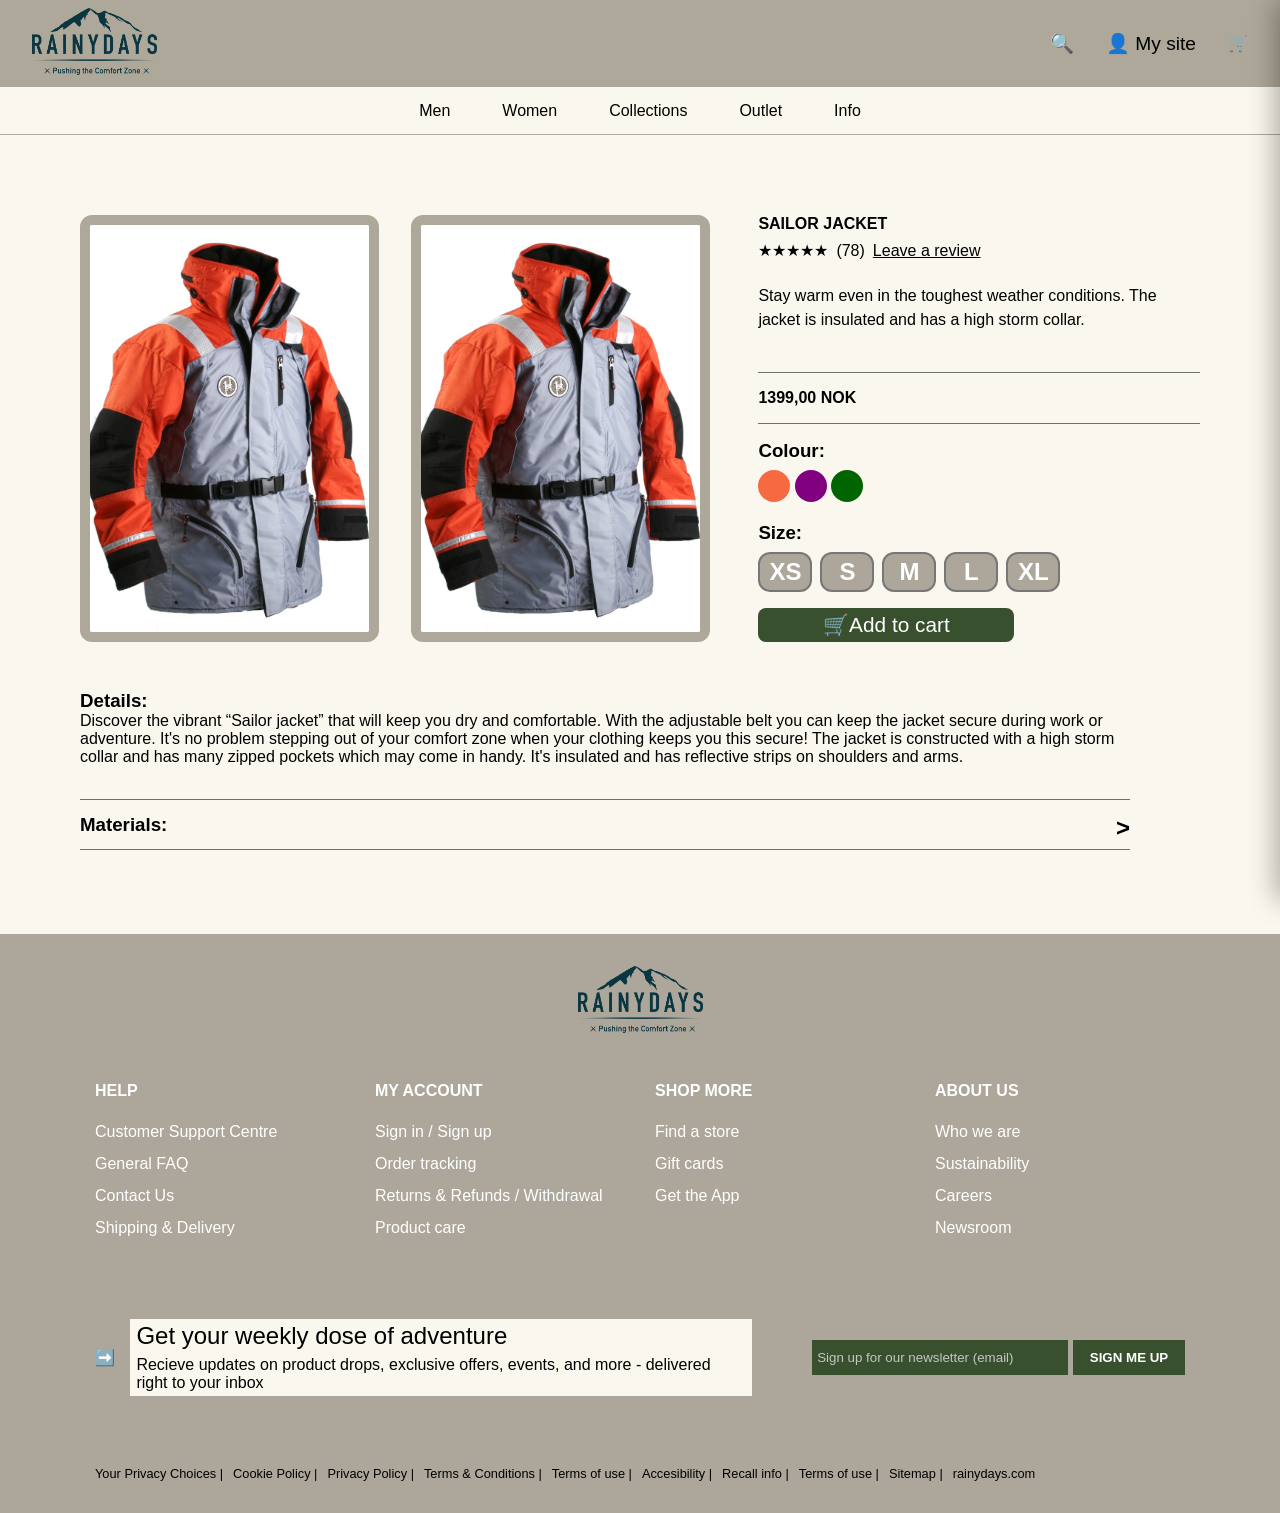
<file: product.html>
<!DOCTYPE html>
<html lang="no">
<head>
    <meta charset="UTF-8">
    <meta name="viewport" content="width=device-width, initial-scale=1.0">
    <title>Sailor jacket - Product Details</title>
    <link rel="stylesheet" href="style.css"> 
</head>

<body>

    <input type="checkbox" id="menu-toggle" class="menu-toggle">
    <input type="checkbox" id="cart-toggle" class="cart-toggle">

    <header class="main-header">

        <!--Top rectangle-->
        <div class="header-top">
            <div class="left-column">
                <label for="menu-toggle" class="hamburger">☰</label>
                <div class="logo">
                    <a href="index.html">
                        <img src="images/logo.png" width="125" alt="RainyDays Logo">
                    </a>       
                </div>
            </div>

            <!--right column-->
            <div class="right-column">               
                <span>🔍</span>
                <span>👤 My site</span>
                <label for="cart-toggle" class="desktop-cart-icon">🛒</label>            
            </div>
        </div>

        <!--Bottom rectangle-->
        <nav class="navbar">
            <label for="menu-toggle" class="close-menu">✕</label>

            <ul>
                <h3>CATEGORIES:</h3>
                <li><a href="/men">Men</a></li>
                <li><a href="/women">Women</a></li>
                <li><a href="/collections">Collections</a></li>
                <li><a href="/outlet">Outlet</a></li>
                <li><a href="/info">Info</a></li>
            </ul>
        </nav>

    </header>  

    <main class="product-page">
        <!-- Left side of the page with the images -->
        <div class="product-gallery">
                <div class="image-frame main-image">
                    <img src="images/sailor-jacket.jpg" alt="Sailor jacket full view">
                </div>
                <div class="image-frame detail-image">
                    <img src="images/sailor-jacket.jpg" alt="Sailor jacket close-up view">
                </div>
        </div>
        <!-- Right side of the page with the info and choices -->
        <div class="product-info">
            <h1 class="product-main-title">SAILOR JACKET</h1>

            <div class="product-reviews">
                <span class="stars">★★★★★</span>
                <span class="review-count">(78)</span>
                <a href="#reviews" class="leave-review-link">Leave a review</a>
            </div>

            <p class="product-short-text">
                Stay warm even in the toughest weather conditions. 
                The jacket is insulated and has a high storm collar.
            </p>

            <div class="divider"></div>
            <p class="product-price">1399,00 NOK</p>
            <div class="divider"></div>

            <div class="product-buttons">
                <!-- Color choice -->
                <div class="color-options">
                    <h3>Colour:</h3>
                    <div class="colour-group">
                        <span class="colour-dots" id="orange-dot"></span>
                        <span class="colour-dots" id="purple-dot"></span>
                        <span class="colour-dots" id="dark-green-dot"></span>
                    </div>
                </div>

                <!-- Size choice -->
                <div class="option-group">
                    <h3>Size:</h3>
                    <div class="size-options">
                        <button type="button" class="size-box">XS</button>
                        <button type="button" class="size-box">S</button>
                        <button type="button" class="size-box">M</button>
                        <button type="button" class="size-box">L</button>
                        <button type="button" class="size-box">XL</button>
                    </div>
                </div>
                <!-- Add to cart button -->
                <label for="cart-toggle" class="add-to-cart-button">🛒Add to cart</label>
            </div>
        </div>
        <!-- Text about the product -->
        <div class="details-text">
            <h3>Details:</h3>
            <p>Discover the vibrant “Sailor jacket” that will keep you dry and comfortable. 
                With the adjustable belt you can keep the jacket secure during work or adventure. 
                It's no problem stepping out of your comfort zone when your clothing keeps you this secure! 
                The jacket is constructed with a high storm collar and has many zipped pockets which may come in handy. 
                It's insulated and has reflective strips on shoulders and arms.
            </p>
        </div>

        <div class="materials-section">
            <div class="details-divider"></div>
             <span class="arrow-icon">></span>
            <h3>Materials:</h3>
            <div class="details-divider"></div>
        </div>
    </main>

    <aside class="shopping-cart">
        <label for="cart-toggle" class="close-menu">✕</label>
        <h3>COMING SOON</h3>
        <h2>Name of item</h2>
        <p>Colour / Size </p>
        <h2>Price</h2>
    </aside>

    <footer>
        <div class="footer-logo"><img src="images/logo.png" width="125" alt="RainyDays Logo"></div>
        <div class="footer-container">
            <div class="footer-wrapper">
                <h4>HELP</h4>
                <a href="#">Customer Support Centre</a>
                <a href="#">General FAQ</a>
                <a href="#">Contact Us</a>
                <a href="#">Shipping & Delivery</a>
            </div>

            <div class="footer-wrapper">
                <h4>MY ACCOUNT</h4>
                <a href="#">Sign in / Sign up</a>
                <a href="#">Order tracking</a>
                <a href="#">Returns & Refunds / Withdrawal</a>
                <a href="#">Product care</a>
            </div>

            <div class="footer-wrapper">
                <h4>SHOP MORE</h4>
                <a href="#">Find a store</a>
                <a href="#">Gift cards</a>
                <a href="#">Get the App</a>
            </div>

            <div class="footer-wrapper">
                <h4>ABOUT US</h4>
                <a href="#">Who we are</a>
                <a href="#">Sustainability</a>
                <a href="#">Careers</a>
                <a href="#">Newsroom</a>
            </div>

            <div class="footer-newsletter">
                <div class="icon-and-info">
                    <div class="Arrow icon">➡️</div>
                    <div class="newsletter-info">
                        <h2>Get your weekly dose of adventure</h2>
                        <p>Recieve updates on product drops, exclusive offers,
                        events, and more - delivered right to your inbox
                        </p>
                    </div>
                </div>
                <div class="email-input-and-sign-me-up-button">
                    <input type="email" 
                    placeholder="Sign up for our newsletter (email)">
                    <button>SIGN ME UP</button>
                </div>
            </div>
            
            <div class="webright">
                <a href="#">Your Privacy Choices   |</a>
                <a href="#">Cookie Policy |</a>
                <a href="#">Privacy Policy |</a>
                <a href="#">Terms & Conditions |</a>
                <a href="#">Terms of use |</a>
                <a href="#">Accesibility |</a>
                <a href="#">Recall info |</a>
                <a href="#">Terms of use |</a>
                <a href="#">Sitemap |</a>
                <a href="#">rainydays.com</a>
            </div>  
        </div>

    </footer>
</body>
</file>
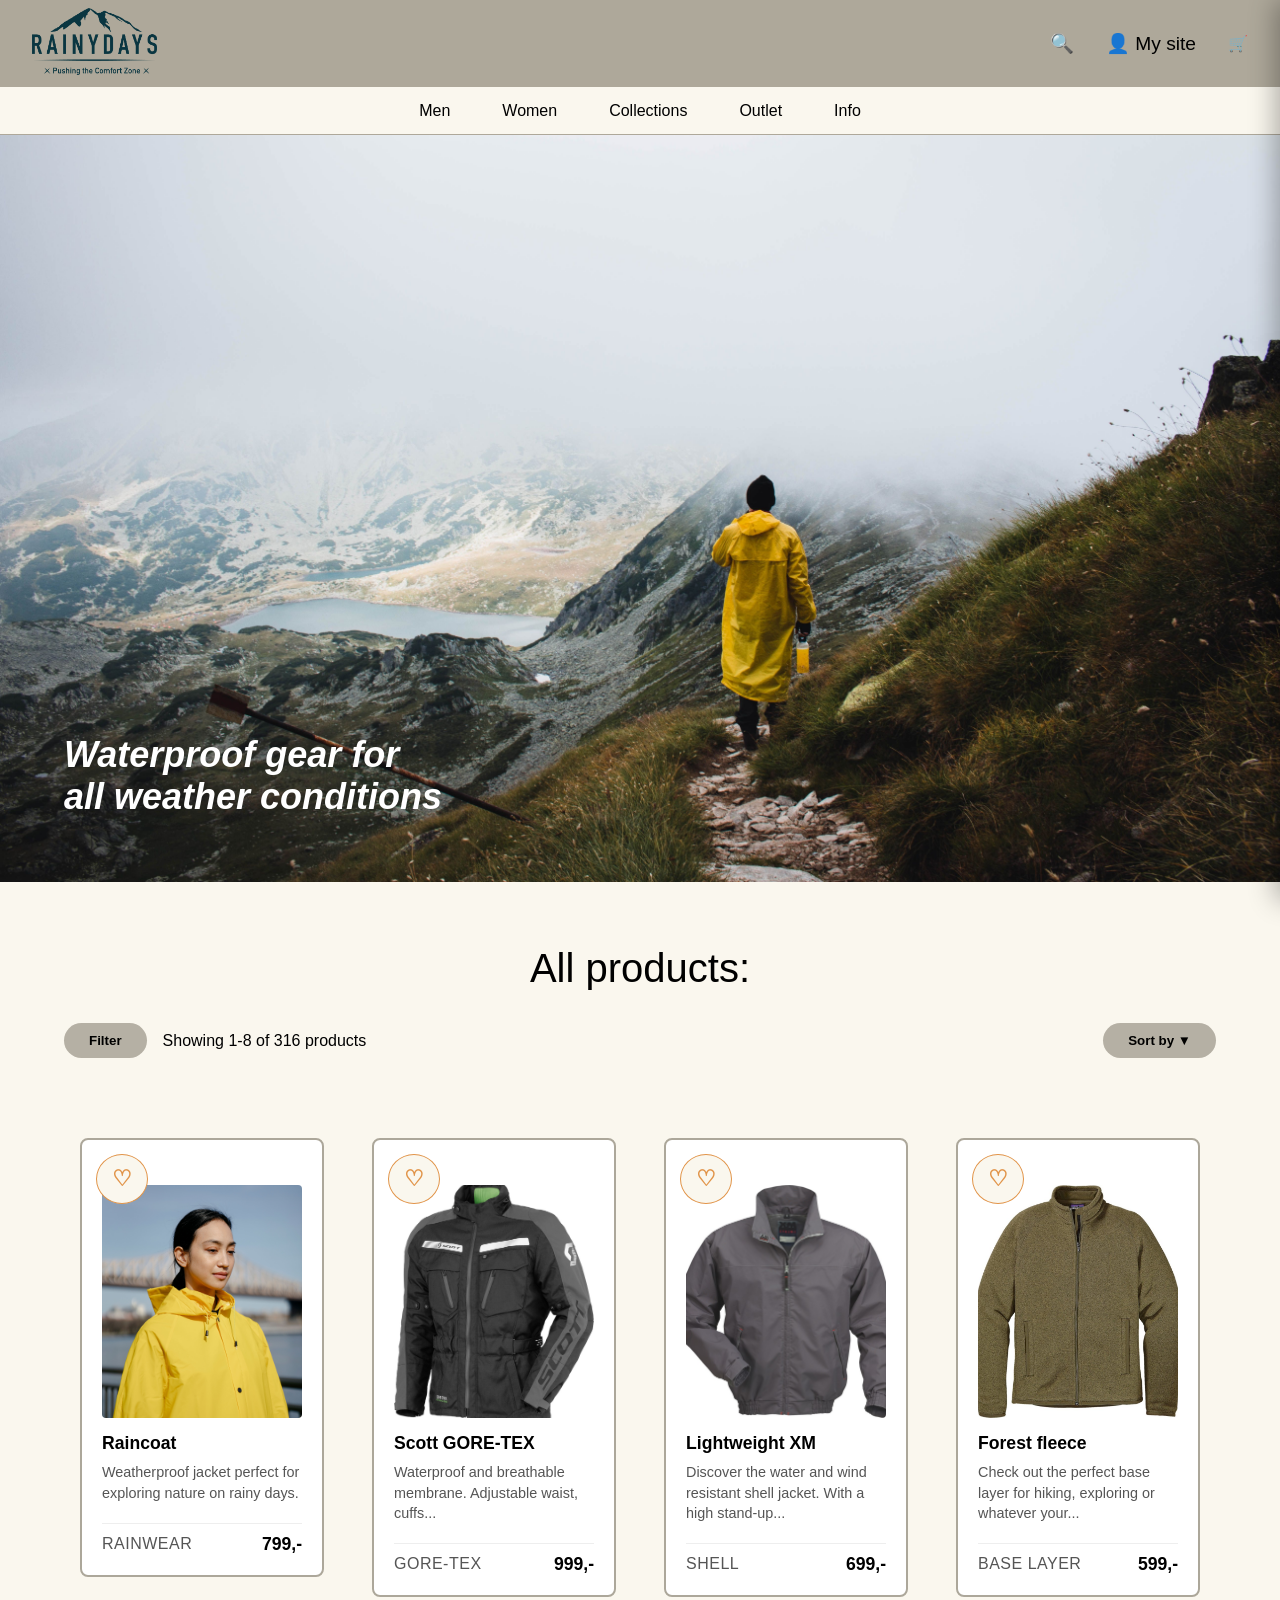
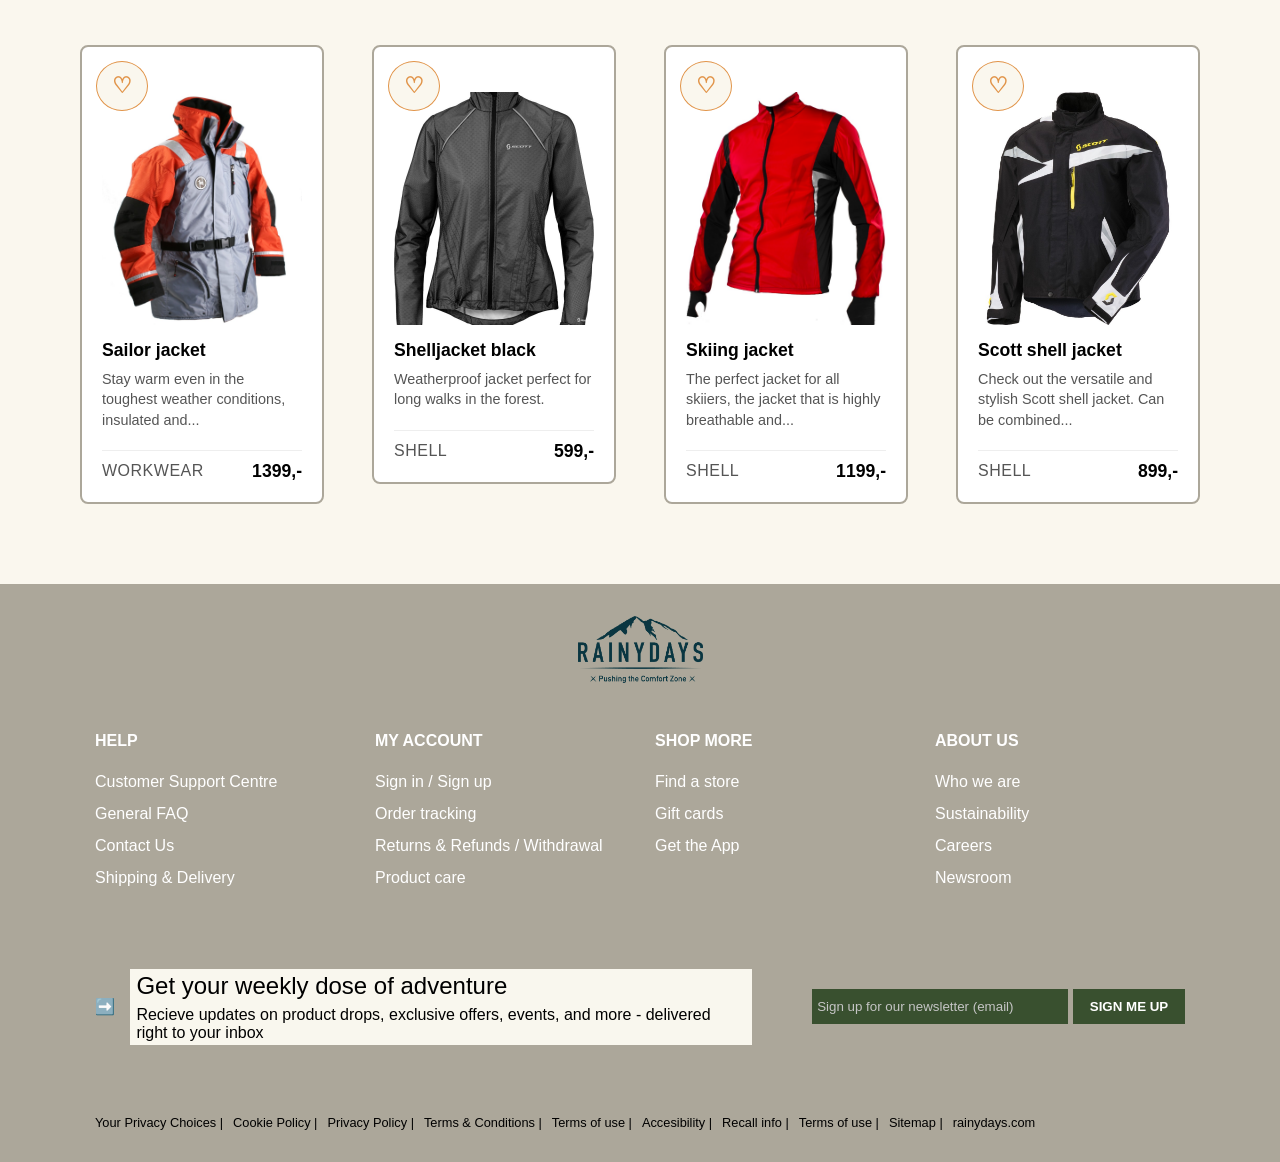
<file: view-all-products.html>
<!DOCTYPE html>
<html lang="no">
<head>
    <meta charset="UTF-8">
    <meta name="viewport" content="width=device-width, initial-scale=1.0">
    <title>View All Products</title>
    <link rel="stylesheet" href="style.css"> 
</head>

<body>
    
    <input type="checkbox" id="menu-toggle" class="menu-toggle">
    <input type="checkbox" id="cart-toggle" class="cart-toggle">

    <header class="main-header">

        <!--Top rectangle-->
        <div class="header-top">
            <div class="left-column">
                <label for="menu-toggle" class="hamburger">☰</label>
                <div class="logo">
                    <a href="index.html">
                        <img src="images/logo.png" width="125" alt="RainyDays Logo">
                    </a>       
                </div>
            </div>

            <!--right column-->
            <div class="right-column">               
                <span>🔍</span>
                <span>👤 My site</span>
                <label for="cart-toggle" class="desktop-cart-icon">🛒</label>            
            </div>
        </div>

        <!--Bottom rectangle-->
        <nav class="navbar">
            <label for="menu-toggle" class="close-menu">✕</label>

            <ul>
                <h3>CATEGORIES:</h3>
                <li><a href="/men">Men</a></li>
                <li><a href="/women">Women</a></li>
                <li><a href="/collections">Collections</a></li>
                <li><a href="/outlet">Outlet</a></li>
                <li><a href="/info">Info</a></li>
            </ul>
        </nav>

    </header>  

    <section class="hero-all-products">
        <div class="hero-content">
            <h1>Waterproof gear for <br> all weather conditions</h1>
        </div>
    </section>
    <div class="all-products">
    <h2>All products:</h2>
    </div>
    <section class="toolbar">
        <div class="left">
            <button>Filter</button>
            <p>Showing 1-8 of 316 products</p>
        </div>
        <button class="sort">Sort by <span>▼</span></button>
    </section>

    <section class="new-arrivals">
        <div class="product-grid">

            <div class="product-container">
                <button type="button" class="wishlist-icon" aria-label="Add to wishlist">♡</button>
                <a href="product.html" class="product-card">
                    <img src="images/raincoat.jpg" alt="Yellow raincoat">
                    <h4>Raincoat</h4>
                    <p class="description">Weatherproof jacket perfect for exploring nature on rainy days.</p>
                    <div class="card-footer">
                        <span class="category">RAINWEAR</span>
                        <span class="price">799,-</span>
                    </div>
                </a>
            </div>

            <div class="product-container">
                <button type="button" class="wishlist-icon" aria-label="Add to wishlist">♡</button>
                <a href="product.html" class="product-card">
                    <img src="images/scott-gore-tex.jpg" alt="Scott gore-tex jacket">
                    <h4>Scott GORE-TEX</h4>
                    <p class="description">Waterproof and breathable membrane. Adjustable waist, cuffs...</p>
                    <div class="card-footer">
                        <span class="category">GORE-TEX</span>
                        <span class="price">999,-</span>
                    </div>
                </a>
            </div>

            <div class="product-container">
                <button type="button" class="wishlist-icon" aria-label="Add to wishlist">♡</button>
                <a href="product.html" class="product-card">
                    <img src="images/lightweight-xm.jpg" alt="Lightweight XM jacket">
                    <h4>Lightweight XM</h4>
                    <p class="description">Discover the water and wind resistant shell jacket. With a high stand-up...</p>
                    <div class="card-footer">
                        <span class="category">SHELL</span>
                        <span class="price">699,-</span>
                    </div>
                </a>
            </div>
                
            <div class="product-container">
                <button type="button" class="wishlist-icon" aria-label="Add to wishlist">♡</button>
                <a href="product.html" class="product-card">
                    <img src="images/forest-fleece.jpg" alt="Forest fleece">
                    <h4>Forest fleece</h4>
                    <p class="description">Check out the perfect base layer for hiking, exploring or whatever your...</p>
                    <div class="card-footer">
                        <span class="category">BASE LAYER</span>
                        <span class="price">599,-</span>
                    </div>
                </a>
            </div>

            <div class="product-container">
                <button type="button" class="wishlist-icon" aria-label="Add to wishlist">♡</button>
                <a href="product.html" class="product-card">
                    <img src="images/sailor-jacket.jpg" alt="Sailor jacket">
                    <h4>Sailor jacket</h4>
                    <p class="description">Stay warm even in the toughest weather conditions, insulated and...</p>
                    <div class="card-footer">
                        <span class="category">WORKWEAR</span>
                        <span class="price">1399,-</span>
                    </div>
                </a>
            </div>

            <div class="product-container">
                <button type="button" class="wishlist-icon" aria-label="Add to wishlist">♡</button>
                <a href="product.html" class="product-card">
                    <img src="images/shelljacket-black.jpg" alt="Shelljacket black">
                    <h4>Shelljacket black</h4>
                    <p class="description">Weatherproof jacket perfect for long walks in the forest.</p>
                    <div class="card-footer">
                        <span class="category">SHELL</span>
                        <span class="price">599,-</span>
                    </div>
                </a>
            </div>

            <div class="product-container">
                <button type="button" class="wishlist-icon" aria-label="Add to wishlist">♡</button>
                <a href="product.html" class="product-card">
                    <img src="images/skiing jacket.jpg" alt="Skiing jacket">
                    <h4>Skiing jacket</h4>
                    <p class="description">The perfect jacket for all skiiers, the jacket that is highly breathable and...</p>
                    <div class="card-footer">
                        <span class="category">SHELL</span>
                        <span class="price">1199,-</span>
                    </div>
                </a>
            </div>

            <div class="product-container">
                <button type="button" class="wishlist-icon" aria-label="Add to wishlist">♡</button>
                <a href="product.html" class="product-card">
                    <img src="images/scott-shell-jacket.jpg" alt="Scott shell jacket">
                    <h4>Scott shell jacket</h4>
                    <p class="description">Check out the versatile and stylish Scott shell jacket. Can be combined...</p>
                    <div class="card-footer">
                        <span class="category">SHELL</span>
                        <span class="price">899,-</span>
                    </div>
                </a>
            </div>

        </div>
    </section>

    <aside class="shopping-cart">
        <label for="cart-toggle" class="close-menu">✕</label>
        <h3>COMING SOON</h3>
        <h2>Name of item</h2>
        <p>Colour / Size </p>
        <h2>Price</h2>
    </aside>

    <footer>
        <div class="footer-logo"><img src="images/logo.png" width="125" alt="RainyDays Logo"></div>
        <div class="footer-container">
            <div class="footer-wrapper">
                <h4>HELP</h4>
                <a href="#">Customer Support Centre</a>
                <a href="#">General FAQ</a>
                <a href="#">Contact Us</a>
                <a href="#">Shipping & Delivery</a>
            </div>

            <div class="footer-wrapper">
                <h4>MY ACCOUNT</h4>
                <a href="#">Sign in / Sign up</a>
                <a href="#">Order tracking</a>
                <a href="#">Returns & Refunds / Withdrawal</a>
                <a href="#">Product care</a>
            </div>

            <div class="footer-wrapper">
                <h4>SHOP MORE</h4>
                <a href="#">Find a store</a>
                <a href="#">Gift cards</a>
                <a href="#">Get the App</a>
            </div>

            <div class="footer-wrapper">
                <h4>ABOUT US</h4>
                <a href="#">Who we are</a>
                <a href="#">Sustainability</a>
                <a href="#">Careers</a>
                <a href="#">Newsroom</a>
            </div>

            <div class="footer-newsletter">
                <div class="icon-and-info">
                    <div class="Arrow icon">➡️</div>
                    <div class="newsletter-info">
                        <h2>Get your weekly dose of adventure</h2>
                        <p>Recieve updates on product drops, exclusive offers,
                        events, and more - delivered right to your inbox
                        </p>
                    </div>
                </div>
                <div class="email-input-and-sign-me-up-button">
                    <input type="email" 
                    placeholder="Sign up for our newsletter (email)">
                    <button>SIGN ME UP</button>
                </div>
            </div>
            
            <div class="webright">
                <a href="#">Your Privacy Choices   |</a>
                <a href="#">Cookie Policy |</a>
                <a href="#">Privacy Policy |</a>
                <a href="#">Terms & Conditions |</a>
                <a href="#">Terms of use |</a>
                <a href="#">Accesibility |</a>
                <a href="#">Recall info |</a>
                <a href="#">Terms of use |</a>
                <a href="#">Sitemap |</a>
                <a href="#">rainydays.com</a>
            </div>  
        </div>

    </footer>

</body>
</file>
<file: style.css>
/* #region HOMEPAGE */
*{
  margin: 0;
  padding: 0;
  box-sizing: border-box;
}

body {
  font-family: Arial, Helvetica, sans-serif;
}

.main-header {
  width: 100%;
}

.menu-toggle, .cart-toggle {
  display: none;
}

.navbar ul {
  list-style-type: none;
  margin: 0;
  padding: 0;
}

/* #region HEADER TOP SECTION */
.header-top {
  background-color: #aea89a;
  padding: 0.5rem 2rem;
  display: grid;
  grid-template-columns: max-content max-content;
  justify-content: space-between;
  align-items: center;
}

.left-column, .right-column {
  display: flex;
  align-items: center;
  gap: 2rem;
}

.right-column span {
  font-size: larger;
}
/* #endregion */

/* #region NAVBAR DESKTOP */

@media (min-width: 769px) {

  .hamburger, 
  .close-menu, 
  .menu-overlay, 
  .mobile-only-link, 
  .navbar h3 {
    display: none;
  }

  .navbar {
    display: block;
    position: relative;
    width: 100%;
    background-color: #faf7ee;
  }

  .navbar ul {
    list-style-type: none;
    margin: 0;
    padding: 0;
    background-color: #faf7ee;
    display: flex;
    justify-content: center;
    gap: 20px;
    border-bottom: 1px solid  #aea89a;
  }

  .navbar ul li a {
    display: block;
    color: black;
    padding: 0.9rem 1rem;
    text-decoration: none;
  }

  .navbar ul li.demo-link a {
    font-style: italic;
    font-weight: 900;   
    color: #33482a;        
  }

  .navbar ul li a:hover {
    text-decoration: underline;
  }
}

/* #endregion */

/* #region NAVBAR MOBILE (>768px) */
@media (max-width: 768px) {
    
  .hamburger {
    display: inline-block;
    font-size: 40px;
    color: #faf7ee;
    cursor: pointer;
    user-select: none;
    line-height: 1;
  }

  .navbar {
    position: fixed;
    top: 0;
    left: -15rem;
    width: 15rem;
    max-width: 85vw;
    height: 100%;
    background-color: #faf7ee; 
    padding: 60px 20px 40px 20px;
    box-sizing: border-box;
    z-index: 3; 
    transition: left 0.3s ease-in-out;
    box-shadow: 5px 0 25px rgba(0,0,0,0.3);
    border-right: 2px solid #aea89a;
  }

  .navbar ul {
    flex-direction: column;
    background-color: transparent;
    border-bottom: none;
    gap: 0;
    margin-bottom: 2rem;
  }

  .navbar ul li {
    border-bottom: 1px solid #aea89a;
  }

  .navbar ul li a {
    display: block;
    color: black;
    padding: 0.9rem 1rem;
    text-decoration: none;
  }

  .navbar h3 {
    display: block;
    font-size: 1rem;
    color: #000;
    border-bottom: 1px solid #aea89a;
    padding-bottom: 5px;
    margin-top: 2rem;
    margin-bottom: 15px;
  }

  .close-menu {
    display: block;
    font-size: 28px;
    cursor: pointer;
    position: absolute;
    top: 1rem;
    right: 1rem;
    color: #000000;
    font-weight: bold;
  }

}
/* #endregion */


/* #region HERO SECTION */
.hero {
  background-image: linear-gradient(rgba(255,255,255,0.2), rgba(255,255,255,0.2)), 
  url("images/background.jpg");
  min-height: 83vh;
  background-size: cover;
  background-position: center bottom;
  background-repeat: no-repeat;
  padding: 4rem;
  display: grid;
  grid-template-columns: repeat(6, 1fr); 
  grid-template-rows: auto 6rem auto; 
  gap: 2rem; 
}

.hero-content {
  grid-row: 1;
  grid-column: 1 / span 5;
}

.headline {
  font-size: 2.5rem;
  font-weight: 200;
  line-height: 1;
}

.fancy-font {
  font-family: "Pinyon Script", cursive;
  font-weight: 400;
  font-size: 4rem;
  margin-right: -0.3ch;
}


.fancy-font-2 {
 font-family: 'Times New Roman', Times, serif;
 font-style: italic;
 font-size: 2.8rem;
}

.hero-subtext {
  background-color:#faf7ee;
  padding: 5px;
  font-size: medium;
  max-width: 60%;
  width: 50ch;
}

/* #region PRODUCT CARDS HERO */
.card-one {
  grid-column: 5 / span 2;
  grid-row: 1 / span 2;
  width: 100%;
  max-width: 15rem;
  height: 18rem; 
  background-color: #f19449;
  border-radius: 150px 150px 0 0;
  color: #fff;
  box-shadow: 0 10px 25px rgba(0, 0, 0, 0.2);
  display: flex;
  flex-direction: column;
  justify-content: flex-end;
  padding: 1.5rem;
}

.jacket-container {
  display: grid;
  grid-template-columns: 1fr 0.5fr 1fr;
  width: 100%;
  height: 75%;
  margin-bottom: auto;
}

.jacket-container img {
  width: 100%;
  height: auto;
  align-self: end; 
}

.jacket-left {
  grid-column: 1 / span 2;
  grid-row: 2;
  z-index: 2;
}

.jacket-right {
  grid-column: 2 / span 2; 
  grid-row: 2;
  z-index: 1;

}

.button {
  display: inline-block;
  padding: 0.5rem 1rem;
  background-color: #39502f;
  border-radius: 2rem;
  color: white;
  text-decoration: none;
  text-align: center;
  font-size: 0.9rem;
}

.card-two {
  grid-column: 1 / span 3;
  grid-row: 2 / span 2;
  width: 100%;
  max-width: 21rem;
  height: 6rem; 
  background-color: #f19449;
  box-shadow: 0 10px 25px rgba(0, 0, 0, 0.2);
  display: flex;
  justify-content: center;
  align-items: center;
  padding: 1rem;
}

.sailor-jacket {
  width: 150px;
  height: 150px;
  object-fit: contain;
}
/* #endregion */

/* #endregion */

/* #region NEW ARRIVALS PRODUCT-GRID */
.new-arrivals {
  background-color: #faf7ee;
  max-width: 100%;
  padding: 5rem;
}

.new-arrivals h2 {
  text-align: center;
  margin-bottom: 3rem;
  font-size: 2.5rem;
}

.product-grid {
  display: grid;
  grid-template-columns: repeat(auto-fit, minmax(230px, 1fr));
  gap: 3rem;
  width: 100%;
}

.product-container {
  position: relative;
}

.product-card {
  background: white;
  border: 2px solid #aca79a;
  padding: 20px;
  border-radius: 8px;
  display: flex;
  flex-direction: column;
  box-sizing: border-box;
  text-decoration: none;
  color: inherit;
}

.wishlist-icon {
  position: absolute;
  top: 1rem;
  left: 1rem;
  z-index: 2;
  width: 30px;
  height: 50px;
  border: 1px solid #e19449; 
  border-radius: 50%;
  display: grid;
  justify-content: center;
  color: #e19449;
  font-size: 1.4rem;
  cursor: pointer;
  background-color: #faf7ee; 
}

.wishlist-icon:hover, .wishlist-icon:focus {
  content: "♥";
  background-color: #f19449;
  color: #ffffff;          
}

.product-card img {
  width: 100%;
  aspect-ratio: 6 / 7;
  object-fit: cover;
  border-radius: 4px;
  margin-bottom: 15px;
  margin-top: 25px;
}

.product-card h4 {
  font-size: 1.1rem;
  font-weight: bold;
  margin: 0 0 8px 0;
}

.product-card .description {
  font-size: 0.9rem;
  color: #555;
  line-height: 1.4;
  margin: 0 0 20px 0;
}

.card-footer {
  margin-top: auto;
  display: flex;
  justify-content: space-between;
  align-items: center;
  border-top: 1px solid #eee;
  padding-top: 10px;
}

.card-footer .category {
  font-size: 1rem;
  text-transform: uppercase;
  color: #555;
  letter-spacing: 0.5px;
}

.card-footer .price {
  font-weight: bold;
  font-size: 1.1rem;
  color: #000;
}
/* #endregion */

/* #region FOOTER */
.footer-logo {
  text-align: center;
  margin-bottom: 2rem;
}

footer {
  background-color: #aca79a;
  padding: 2rem 3.5rem;
}

.footer-container {
  display: grid;
  grid-template-columns: repeat(auto-fit, minmax(230px, 250px));
  justify-content: center;
  gap: 30px;
  max-width: 1200px;
  margin: 0 auto;
  width: 100%;
}

.footer-wrapper {
  display: flex;
  flex-direction: column;
  justify-content: flex-start;
  padding: 0.8rem 0;
  text-align: left;
}

.footer-wrapper h4 {
  color: white;
  margin-bottom: 1rem;
}

.footer-wrapper a {
  text-decoration: none;
  color: white;
  line-height: 2;
}

.footer-wrapper a:hover {
  color: #d5d5d5;
}

/* #region NEWSLETTER */
.footer-newsletter {
  grid-column: 1 / -1; 
  display: flex;
  flex-wrap: wrap;
  align-items: center;
  justify-content: center;
  gap: 60px;
  margin-top: 2rem;
  margin-bottom: 1rem;
}

.icon-and-info {
  display: flex;
  align-items: center;
  gap: 15px;
  flex: 1;
  min-width: 280px; 
}

.footer-newsletter h2, 
.footer-newsletter p {
  background-color: #f9f7ee;
  padding: 0.2rem 0.4rem;
  font-weight: 200;
  margin: 0;
}

.footer-newsletter input {
  background-color: #39502f;
  padding: 0.5rem 2rem 0.5rem 0.2rem;
  border: 2px solid #39502f;
  width: 16rem;
  color: white;
}

.footer-newsletter input::placeholder {
  color: #c5c5c5; 
}

.email-input-and-sign-me-up-button {
  display: flex;
  align-items: center;
  gap: 5px;
  flex-wrap: nowrap;
}

.email-input-and-sign-me-up-button button {
  background-color: #39502f;
  padding: 0.5rem;
  border: 2px solid #39502f;
  width: 7rem;
  border-radius: 0%;
  color: white;
  cursor: pointer;
  transition: all 0.2s ease-in;
} 

.email-input-and-sign-me-up-button button:hover {
  background-color: #2b3d24;
}
/* #endregion */


.webright {
  grid-column: 1 / -1;
  padding-top: 1.5rem;
  display: flex;
  flex-wrap: wrap;
  gap: 10px;
}

.webright a {
  color: black;
  text-decoration: none;
  font-size: 0.8rem
}

.webright a:hover {
  text-decoration: underline;
}

@media (max-width: 580px) {
  .footer-newsletter input {
    width: 100%;
  }
}
/* #endregion */

/* #endregion */

/* #region PRODUCT PAGE */
.product-page {
  background-color: #faf7ee;
  padding: 5rem;
  display: grid;
  grid-template-columns: 3fr 2fr;
  gap: 1rem;
}

/* #region LEFT SIDE */
.product-gallery {
  display: grid;
  grid-template-columns: repeat(auto-fit, minmax(250px, 1fr));
  gap: 2rem;
  padding-right: 2rem;
}

.product-gallery img {
  width: 100%;
  height: auto;
  object-fit: cover;
}

.product-info {
  display: flex;
  flex-direction: column;
}

.image-frame {
  background: white;
  border: 10px solid #aea89a;
  border-radius: 12px;
  overflow: hidden;
}

.image-frame img {
  width: 100%;
  height: 100%;
  object-fit: cover;
  display: block;
}
/* #endregion */

/* #region RIGHT SIDE*/
.product-main-title {
  font-size: 1rem;
  font-weight: bold;
  padding-bottom: 0.5rem;
}

.product-reviews {
  display: flex;
  align-items: center;
  gap: 0.5rem;
  font-size: 1rem;
  margin-bottom: 1.5rem;
}

.leave-review-link {
  color: #000;
  text-decoration: underline;
}

.product-short-text {
  font-size: 1rem;
  line-height: 1.5;
  margin-bottom: 1.5rem;
}

.divider {
  height: 1px;
  background-color: #707070;
  margin: 1rem 0;
  width: 100%;
}

.product-price {
  font-size: 1rem;
  font-weight: bold;
}

.product-buttons {
  display: flex;
  flex-direction: column;
  row-gap: 1rem;
}

.product-buttons h3 {
  margin-bottom: 0.5rem;
}

.colour-dots {
  height: 2rem;
  width: 2rem;
  background-color: #bbb;
  border-radius: 50%;
  display: inline-block;
}

#orange-dot {
  background-color: #f66941;
}

#purple-dot {
  background-color: purple;
}

#dark-green-dot {
  background-color: darkgreen;
}

.size-options {
  display: flex;
  gap: 0.5rem;
}

.size-box {
  width: 2.5rem;
  height: 2.5rem;
  border: 2px solid #777;
  border-radius: 12px;
  font-size: 1.5rem;
  background-color:#aca79a;
  color: white;
  font-weight: bold;
  display: flex;
  align-items: center;
  justify-content: center;
}

/* #region SHOPPING CART MENU AND BUTTON */
.add-to-cart-button {
  display: inline-block;
  padding: 0.3rem;
  background-color: #39502f;
  border-radius: 0.5rem;
  color: white;
  text-decoration: none;
  text-align: center;
  font-size: 1.3rem;
  max-width: 16rem;
}

.add-to-cart-button:hover {
  background-color: #2b3d24;
}

.shopping-cart {
  position: fixed;
  top: 0;
  right: -25rem; 
  width: 25rem;
  max-width: 85vw;
  height: 100%;
  background-color: #faf7ee; 
  padding: 60px 20px 40px 20px;
  box-sizing: border-box;
  z-index: 5;
  transition: right 0.3s ease-in-out;
  box-shadow: -5px 0 25px rgba(0,0,0,0.3);
  border-left: 2px solid #aea89a;
}

.shopping-cart h3 {
  display: block;
  font-size: 1.1rem;
  color: #000;
  border-bottom: 1px solid #aea89a;
  padding-bottom: 5px;
  margin-bottom: 15px;
  letter-spacing: 0.5px;
}

.shopping-cart h2 {
  font-size: 1rem;
  margin: 10px 0 5px 0;
}

.shopping-cart p {
font-size: 0.9rem;
color: #555;
}

.shopping-cart .close-menu {
  display: block;
  font-size: 28px;
  cursor: pointer;
  position: absolute;
  top: 1rem;
  right: 1rem;
  color: #000000;
  font-weight: bold;
  line-height: 1;
}

/* #endregion */

/* #endregion */

.details-text {
  grid-column: 1 / -1;
  margin-top: 2rem;
  margin-bottom: 1rem;
  max-width: 1050px;
  font-size: 1rem;
}

.materials-section {
  grid-column: 1 / -1; 
  max-width: 1050px; 
  width: 100%;
  margin: 0;   
}

.details-divider {
  grid-column: 1 / -1;
  margin: 0.1rem 0;
  max-width: 1050px;
  height: 1px;
  background-color: #707070;
}

.materials-section h3 {
  padding: 0.75rem 0; 
  margin: 0;          
}

.arrow-icon {
  font-size: 1.5rem;
  font-weight: bold;
  float: right;
  max-width: 1050px;
  padding: 0.75rem 0; 
}



/* #endregion */

/* #region VIEW ALL PRODUCTS */

.hero-all-products {
  font-family: Arial, Helvetica, sans-serif;
  font-size: 1.5rem;
  font-style: italic;
  color: white;
  background-image: url("images/pexels-vladbagacian-2819553.jpg");

  min-height: 83vh;
  background-size: cover;
  background-position: bottom;
  background-repeat: no-repeat;
  padding: 4rem;
  display: flex;
  justify-content: flex-start;
  align-items: flex-end;
}

.toolbar {
  display: flex;
  justify-content: space-between;
  align-items: center;               
  padding-left: 4rem;
  padding-right: 4rem;
  font-family: sans-serif;
  font-size: 1rem;
  background-color: #faf7ee;
}

.left {
  display: flex;
  align-items: center;
  gap: 1rem;                
}

button {
  background: #B5B0A4;          
  color: black;
  border: none;
  font-weight: bold;
  padding: 10px 25px;
  border-radius: 20px;         
  cursor: pointer;
}

.all-products h2 {
  text-align: center;
  font-size: 2.5rem;
  font-weight: 200;
  background-color: #faf7ee;
  padding-top: 4rem;
  padding-bottom: 2rem;
}
/* #endregion */

/* #region INTERACTIVE STATES */
.menu-toggle:checked ~ .main-header .navbar {
  left: 0;
}

.cart-toggle:checked ~ .shopping-cart {
  right: 0;
}
/* #endregion */
</file>
